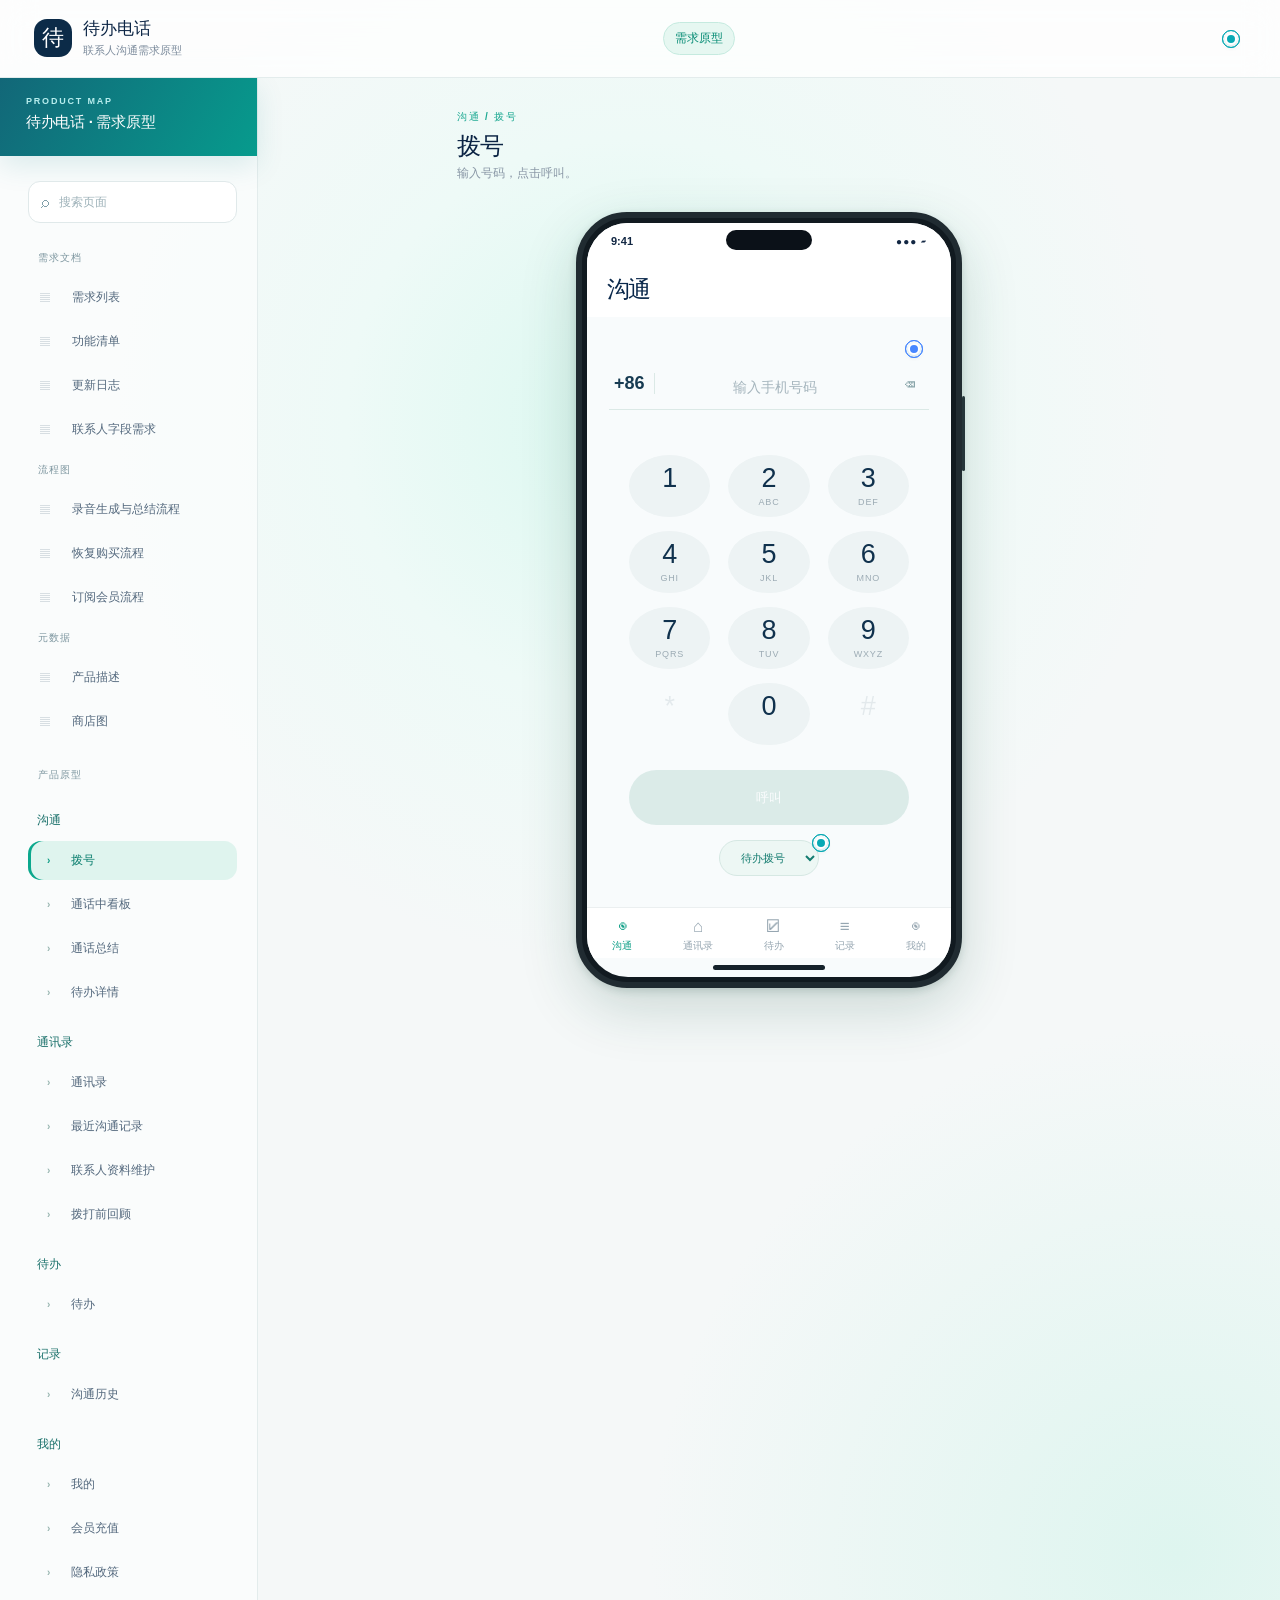
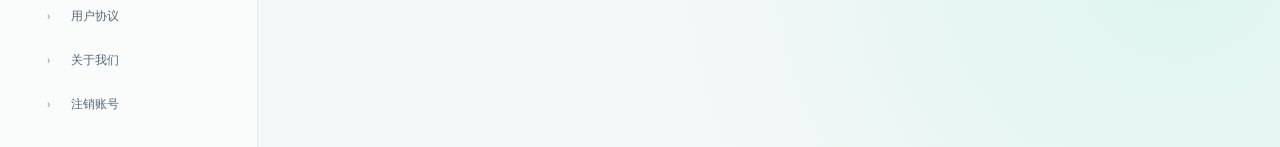
<file: 原型/index.html>
<!doctype html>
<html lang="zh-CN">
<head>
  <meta charset="utf-8">
  <meta name="viewport" content="width=device-width, initial-scale=1">
  <meta name="theme-color" content="#edf7f5">
  <title>待办电话 · 联系人沟通需求原型</title>
  <link rel="stylesheet" href="styles.css">
</head>
<body>
  <div class="shell">
    <header class="workspace-header">
      <div class="brand-lockup"><span class="brand-mark" aria-hidden="true">待</span><div><strong>待办电话</strong><small>联系人沟通需求原型</small></div></div>
      <div class="header-meta"><span class="meta-pill">需求原型</span></div>
      <button class="mobile-spec-toggle module-link" type="button" data-action="toggle-spec" aria-label="展开或收起模块说明" aria-controls="spec-panel" aria-expanded="false"><span class="annotation-dot" aria-hidden="true"></span></button>
    </header>

    <div class="workspace-grid">
      <aside class="journey" aria-label="原型导航">
        <div class="doc-brand"><span>PRODUCT MAP</span><strong>待办电话 · 需求原型</strong></div>
        <nav id="journey-nav" class="journey-nav" aria-label="页面导航"></nav>
      </aside>

      <main class="stage" id="main-content">
        <div class="stage-header"><div><span class="eyebrow" id="stage-kicker">沟通 / 拨号</span><h2 id="stage-title">拨号</h2><p id="stage-description">输入号码，点击呼叫。</p></div></div>
        <div id="document-content" class="document-content" aria-live="polite"></div>
        <div id="workspace-state-tabs" class="workspace-state-tabs-host" aria-label="原型状态切换"></div>
        <div class="phone-wrap"><div class="phone-frame"><div class="phone-screen"><div class="phone-status" aria-hidden="true"><span>9:41</span><span class="dynamic-island"></span><span class="status-icons">●●● ▰</span></div><div id="phone-content" class="phone-content"></div><div class="home-indicator" aria-hidden="true"></div></div></div></div>
      </main>

      <aside class="spec-panel" id="spec-panel" aria-hidden="true" inert aria-label="需求说明面板"><div class="spec-top"><div><span class="eyebrow">REQUIREMENT NOTES</span><h2>模块需求说明</h2></div><button type="button" class="spec-close" data-action="close-spec" aria-label="关闭需求说明">×</button></div><p class="spec-hint">内容取自《docs/产品需求/需求说明.md》，并按页面映射到界面模块。</p><div id="spec-module-list" class="spec-module-list"></div><div id="spec-detail" class="spec-detail"></div><div class="spec-footer">产品规格草案 · 未定能力保留“待确认”标记</div></aside>
    </div>
  </div>
  <div id="modal-root"></div>
  <div id="toast" class="toast" role="status" aria-live="polite"></div>
  <script src="requirements-data.js"></script>
  <script src="app.js"></script>
</body>
</html>
</file>
<file: 原型/styles.css>
:root{font-family:-apple-system,BlinkMacSystemFont,"PingFang SC","Hiragino Sans GB","Microsoft YaHei",sans-serif;color:#0b2444;background:#f4f8f8;font-synthesis:none}*{box-sizing:border-box}body{margin:0}button,input,textarea,select{font:inherit}button{cursor:pointer}button:focus-visible,input:focus-visible,textarea:focus-visible,select:focus-visible{outline:3px solid #79d8c4;outline-offset:2px}button:disabled{opacity:.35;cursor:not-allowed}.shell{min-height:100vh;background:radial-gradient(circle at 49% 24%,#dbf8f0 0,#eefaf7 19%,transparent 37%),radial-gradient(circle at 92% 89%,#def5ef 0,transparent 27%),#f5f8f8}.workspace-header{height:78px;display:flex;align-items:center;justify-content:space-between;padding:0 34px;border-bottom:1px solid #e3ecec;background:#ffffffbd;backdrop-filter:blur(16px)}.brand-lockup{display:flex;gap:11px;align-items:center}.brand-mark{display:grid;place-items:center;width:38px;height:38px;border-radius:13px;background:#0c2b48;color:#fff;font-size:22px;font-weight:800}.brand-lockup strong{display:block;font-size:17px;line-height:1.2}.brand-lockup small{display:block;margin-top:3px;color:#7b8a9b;font-size:11px}.header-meta{display:flex;align-items:center;gap:13px;color:#8d9aa8;font-size:12px}.meta-pill{border:1px solid #c5eadf;background:#e6f7f1;border-radius:100px;padding:7px 11px;color:#078c75;font-weight:700}.workspace-grid{display:grid;grid-template-columns:258px minmax(390px,1fr) 330px;min-height:calc(100vh - 78px)}.journey{display:flex;flex-direction:column;padding:35px 20px 23px 28px;border-right:1px solid #e3ecec;background:#ffffff91}.eyebrow{font-size:10px;letter-spacing:.17em;font-weight:800;color:#1aa891}.journey-intro h1{font-size:27px;line-height:1.32;letter-spacing:-.04em;margin:14px 0 10px;color:#082347}.journey-intro p{font-size:12px;line-height:1.7;color:#7c8b9a;margin:0 0 30px}.journey-nav{display:flex;flex-direction:column;gap:5px}.nav-group{margin:16px 12px 8px;font-size:10px;color:#9daab7;font-weight:800;letter-spacing:.11em}.nav-item{width:100%;border:0;background:transparent;border-radius:13px;color:#53687d;text-align:left;padding:11px 12px;display:flex;align-items:center;gap:12px;font-size:12px;font-weight:650}.nav-item:hover{background:#edf6f3}.nav-item.active{color:#087d6d;background:#dff4ee;box-shadow:inset 3px 0 #0ba88d}.nav-num{font-size:10px;color:#a4b2bc;width:20px}.nav-item.active .nav-num{color:#0b9a83}.journey-note{margin-top:auto;display:flex;align-items:flex-start;gap:9px;background:#eef8f5;border:1px solid #dcefe9;border-radius:14px;padding:12px;color:#657f7d;font-size:11px;line-height:1.6}.note-dot{flex:none;width:6px;height:6px;margin-top:5px;background:#20b69c;border-radius:50%}.stage{min-width:0;display:flex;flex-direction:column;align-items:center;padding:28px 18px 22px}.stage-header{width:min(100%,624px);display:flex;justify-content:space-between;align-items:flex-end;margin-bottom:19px}.stage-header h2{margin:6px 0 3px;font-size:24px;letter-spacing:-.03em}.stage-header p{margin:0;color:#8896a5;font-size:12px}.stage-counter{color:#b4c0c8;font-weight:750;font-size:12px}.phone-wrap{width:100%;display:flex;justify-content:center}.phone-frame{width:386px;height:776px;border:6px solid #202b31;border-radius:51px;padding:5px;background:#111a20;box-shadow:0 20px 56px #154e4230,0 3px 8px #173e3429;position:relative}.phone-frame:before{content:"";position:absolute;right:-9px;top:178px;width:3px;height:75px;border-radius:2px;background:#25353a}.phone-screen{height:100%;border-radius:41px;background:#f8fbfc;overflow:hidden;display:flex;flex-direction:column;position:relative}.phone-status{height:36px;flex:none;display:flex;align-items:center;justify-content:space-between;padding:0 24px;background:#fff;color:#122743;font-size:11px;font-weight:800}.dynamic-island{position:absolute;left:50%;top:7px;transform:translateX(-50%);width:86px;height:20px;border-radius:14px;background:#0b1118}.status-icons{letter-spacing:1px;font-size:10px}.phone-content{overflow:auto;scrollbar-width:none;flex:1}.phone-content::-webkit-scrollbar{display:none}.home-indicator{flex:none;width:112px;height:5px;background:#16222b;border-radius:6px;margin:7px auto 7px}.stage-foot{width:min(100%,624px);display:flex;justify-content:space-between;align-items:center;margin-top:17px;color:#95a4af;font-size:11px}.stage-foot>div{display:flex;gap:8px}.stage-arrow{width:36px;height:34px;border-radius:10px;border:1px solid #dce9e6;background:#fff;color:#1e695d;font-size:17px}.stage-arrow:hover{background:#e9f6f2}.spec-panel{height:calc(100vh - 78px);position:sticky;top:0;overflow:auto;padding:31px 22px 20px;border-left:1px solid #e1ece9;background:#fff}.spec-top{display:flex;justify-content:space-between;align-items:start}.spec-top h2{font-size:19px;margin:6px 0}.spec-close{display:none}.spec-hint{margin:3px 0 17px;font-size:11px;color:#95a2af;line-height:1.6}.spec-module-list{display:flex;flex-wrap:wrap;gap:6px;margin-bottom:19px}.spec-chip{border:1px solid #e3eceb;background:#f6f9f9;color:#64798b;border-radius:100px;padding:7px 10px;font-size:10px;font-weight:700}.spec-chip.active{border-color:#85dbca;background:#e3f7f1;color:#078873}.spec-detail{border:1px solid #e2eceb;border-radius:18px;padding:17px;background:#fbfdfd}.spec-detail h3{margin:0 0 4px;font-size:15px}.spec-key{font-size:10px;color:#a6b6bb}.spec-row{padding:11px 0;border-top:1px solid #eaf0ef}.spec-row:first-of-type{margin-top:12px}.spec-label{font-size:10px;letter-spacing:.05em;color:#18a48c;font-weight:800}.spec-value{font-size:11px;line-height:1.7;color:#597085;margin:4px 0 0}.spec-footer{font-size:10px;color:#9aa9b1;text-align:center;margin-top:17px}.mobile-spec-toggle{display:none}

/* Phone UI */
.app-header{display:flex;align-items:center;justify-content:space-between;padding:15px 20px 12px;background:#fff}.app-header h2{font-size:23px;letter-spacing:-.07em;margin:0;color:#09274a}.app-header .small-title{font-size:17px;letter-spacing:0}.head-actions{display:flex;align-items:center;gap:7px}.icon-button{display:grid;place-items:center;width:31px;height:31px;border-radius:50%;border:0;background:#f1f5f7;color:#163a53;font-size:16px}.back-button{border:0;background:transparent;color:#193853;padding:0 9px 0 0;font-size:24px;line-height:1}.app-body{padding:14px 16px 84px}.app-body.no-footer{padding-bottom:22px}.overline{color:#11a58e;font-size:10px;letter-spacing:.13em;font-weight:800}.page-title{margin:6px 0 5px;font-size:22px;line-height:1.25;letter-spacing:-.04em}.page-desc{font-size:11px;line-height:1.6;color:#8a9aa9;margin:0 0 17px}.card{background:#fff;border:1px solid #edf1f2;border-radius:18px;padding:15px;margin-bottom:11px;box-shadow:0 5px 17px #183a4c09}.card-tint{background:#e9f8f3;border-color:#d8f3e9}.card-blue{background:#eff6fb;border-color:#e0edf4}.card-dark{background:#0e2b46;border-color:#0e2b46;color:#fff}.card-title-row{display:flex;justify-content:space-between;align-items:center;gap:8px;margin-bottom:10px}.card-title{font-size:12px;font-weight:800;color:#12314e}.card-dark .card-title{color:#fff}.module-link{border:0;background:transparent;color:#0b9d85;font-size:10px;font-weight:750;padding:2px 0;white-space:nowrap}.card-dark .module-link{color:#7de4d0}.text-muted{color:#8798a7}.small{font-size:10px}.body-copy{font-size:11px;line-height:1.65;color:#4d6477}.body-copy p{margin:5px 0}.person-row{display:flex;align-items:center;gap:10px}.avatar{width:42px;height:42px;border-radius:15px;display:grid;place-items:center;background:#d9ecf7;color:#1c5671;font-size:17px;font-weight:800;flex:none}.avatar.mint{background:#d6f3e9;color:#068f79}.person-info{min-width:0;flex:1}.person-info strong{display:block;font-size:13px}.person-info span{display:block;color:#8e9eaa;font-size:10px;margin-top:4px}.tag-row{display:flex;gap:5px;flex-wrap:wrap;margin-top:11px}.tag{border-radius:6px;background:#edf6f5;color:#168f7e;padding:5px 7px;font-size:9px;font-weight:700}.tag.gray{background:#f1f4f6;color:#71859b}.tag.amber{background:#fff2e5;color:#b9722e}.tag.blue{background:#eaf3fb;color:#5080aa}.app-search{display:flex;align-items:center;gap:8px;border-radius:11px;background:#f0f4f6;padding:0 11px;height:37px;color:#8498a7;margin-bottom:15px}.app-search input{border:0;outline:0;background:transparent;min-width:0;width:100%;font-size:11px;color:#17314d}.section-label{font-size:10px;color:#96a8b3;font-weight:750;margin:18px 2px 8px}.list-button{width:100%;text-align:left;border:1px solid #edf1f2;background:#fff;padding:13px;border-radius:15px;margin-bottom:8px;display:flex;align-items:center;gap:10px;color:#0d2c48}.list-button:hover,.select-card:hover{border-color:#9ee2d5;background:#f5fcf9}.list-main{min-width:0;flex:1}.list-main strong{font-size:12px}.list-main small{display:block;margin-top:5px;color:#94a3af;font-size:10px}.chevron{color:#a0b1ba;font-size:18px}.bottom-bar{position:sticky;bottom:0;background:linear-gradient(180deg,#f8fbfc00 0,#f8fbfc 21%);padding:19px 16px 13px;margin-top:-70px}.primary-button{display:block;width:100%;border:0;border-radius:11px;background:#0aa88e;color:white;font-size:12px;font-weight:800;min-height:41px;box-shadow:0 7px 15px #0aa88e27}.primary-button:hover{background:#088e7a}.secondary-button{border:1px solid #cfe8e2;background:#f5fcf9;color:#088c77;border-radius:10px;padding:8px 12px;font-size:11px;font-weight:750}.ghost-button{border:0;background:transparent;color:#078e7a;padding:6px 0;font-size:10px;font-weight:750}.micro-button{border:1px solid #dcece8;background:#fff;border-radius:9px;padding:7px 9px;color:#178b78;font-size:10px;font-weight:750}.button-row{display:flex;gap:7px;margin-top:11px}.button-row>*{flex:1}.info-row{display:flex;justify-content:space-between;gap:12px;padding:7px 0;border-bottom:1px solid #f0f3f4;font-size:10px}.info-row:last-child{border-bottom:0}.info-row span:first-child{color:#9ba9b6}.info-row strong{font-weight:650;text-align:right}.quote{border-left:3px solid #59ccb7;background:#f4faf8;padding:10px 11px;border-radius:0 9px 9px 0;font-size:11px;line-height:1.6;color:#23475e;margin:8px 0}.source{font-size:9px;color:#7f9b9e;margin-top:6px}.bullet-list{list-style:none;padding:0;margin:5px 0}.bullet-list li{position:relative;padding-left:14px;margin:8px 0;color:#4a6376;font-size:11px;line-height:1.55}.bullet-list li:before{content:"";position:absolute;left:0;top:6px;width:5px;height:5px;border-radius:50%;background:#20af98}.step-label{display:inline-flex;gap:6px;align-items:center;border-radius:100px;background:#e6f6f0;color:#108c76;padding:6px 9px;font-size:10px;font-weight:750}.warning-note{padding:10px 12px;background:#fff8ec;color:#a16f3d;font-size:10px;line-height:1.65;border-radius:11px;margin:8px 0 12px}.light-note{padding:10px 12px;background:#edf6f5;color:#668481;font-size:10px;line-height:1.65;border-radius:11px;margin:8px 0 12px}.call-top{background:linear-gradient(155deg,#0c293f,#153e4d);color:#fff;padding:16px 19px 20px}.call-top .person-row{margin:12px 0 16px}.call-top .avatar{background:#58c9b4;color:#fff;border-radius:50%;width:48px;height:48px}.call-top .person-info span{color:#a8c9cf}.call-top .person-info strong{font-size:17px}.call-controls{display:flex;gap:9px}.call-control{flex:1;text-align:center;background:#ffffff1b;border:1px solid #ffffff22;border-radius:12px;padding:10px 2px;color:#fff;font-size:10px}.call-control strong{display:block;font-size:17px;margin-bottom:4px}.call-control.end{background:#e95958}.call-board{margin-top:-9px;border-radius:20px 20px 0 0;background:#f8fbfc;position:relative;padding-top:14px}.board-grip{width:34px;height:4px;border-radius:5px;background:#c2d1d4;margin:0 auto 14px}.tab-row{display:flex;border-bottom:1px solid #edf2f3;background:#fff;padding:0 12px}.tab-button{flex:1;border:0;background:transparent;padding:11px 4px;color:#8a9aab;font-size:10px;font-weight:700;white-space:nowrap}.tab-button.active{color:#0c9a83;box-shadow:inset 0 -2px #0aa88e}.transcript-line{display:flex;gap:9px;padding:9px 0;border-bottom:1px solid #f0f3f4;font-size:10px;line-height:1.55;color:#536d7d}.transcript-line:last-child{border-bottom:0}.timestamp{color:#14a58c;min-width:30px;font-size:9px}.speaker{font-weight:800;color:#0c3150}.mini-timeline{display:flex;gap:4px;align-items:center;justify-content:space-between;margin:14px 0}.mini-timeline>span{width:31%;text-align:center;position:relative;font-size:9px;color:#7e929b}.mini-timeline>span:before{content:"";display:block;margin:0 auto 5px;width:11px;height:11px;border-radius:50%;background:#24b699;box-shadow:0 0 0 4px #e4f6ef}.mini-timeline>span:nth-child(2):before{background:#ebb06b;box-shadow:0 0 0 4px #fff5e9}.progress-track{height:4px;background:#dce9e7;border-radius:100px;position:relative;margin:13px 15px -19px}.progress-track:before{content:"";position:absolute;width:64%;height:100%;background:#65cebb;border-radius:100px}.check-circle{width:20px;height:20px;flex:none;border:2px solid #c5d4da;border-radius:50%;display:grid;place-items:center;font-size:12px;color:#fff}.check-circle.done{border-color:#0ba98e;background:#0ba98e}.task-row{display:flex;align-items:flex-start;gap:8px;padding:9px 0;border-bottom:1px solid #edf2f2}.task-row:last-child{border-bottom:0}.task-row strong{font-size:11px}.task-row small{display:block;color:#98a8af;font-size:9px;margin-top:4px}.task-row button{border:0;background:transparent;text-align:left;padding:0;flex:1;color:#12314e}.task-row.complete strong{text-decoration:line-through;color:#94a5aa}.select-card{display:block;width:100%;text-align:left;border:1px solid #e6eeee;background:#fff;border-radius:14px;padding:13px;margin-bottom:8px;color:#163651}.select-card.selected{border-color:#27b59c;background:#edfaf5}.select-card strong{display:block;font-size:12px}.select-card span{display:block;margin-top:5px;color:#91a2ae;font-size:10px;line-height:1.5}.field-label{display:block;color:#6e8395;font-size:10px;font-weight:750;margin:11px 0 5px}.input-field{width:100%;border:1px solid #dbe9e7;background:#fff;border-radius:9px;padding:9px;font-size:11px;color:#15354d;resize:vertical}.empty-state{text-align:center;padding:24px 13px;color:#90a1ac;font-size:11px}.empty-state strong{display:block;color:#315267;font-size:12px;margin-bottom:5px}.empty-state .empty-icon{display:block;font-size:26px;color:#62c8b5;margin-bottom:7px}.record-date{color:#869ca9;font-size:10px;margin:14px 0 7px}.record-card{cursor:pointer}.record-card:hover{border-color:#a1dfd3}.record-card p{font-size:11px;line-height:1.6;color:#456176;margin:9px 0 2px}.compact-row{display:flex;align-items:center;justify-content:space-between;gap:6px}.stepper{display:flex;justify-content:space-between;position:relative;margin:16px 0 11px}.stepper:before{content:"";position:absolute;top:8px;left:14px;right:14px;height:2px;background:#dcebe8}.stepper span{position:relative;z-index:1;text-align:center;width:20%;font-size:8px;color:#93a4b0}.stepper i{display:block;width:16px;height:16px;border-radius:50%;background:#dce7e8;margin:0 auto 6px;border:3px solid white;box-shadow:0 0 0 1px #dce7e8}.stepper .passed i{background:#12ad94;box-shadow:0 0 0 1px #12ad94}.stepper .current{color:#0f8e7a;font-weight:800}.stepper .current i{background:#fff;box-shadow:0 0 0 2px #12ad94}.privacy-check{display:flex;align-items:flex-start;gap:8px;font-size:10px;line-height:1.55;color:#4c6574}.privacy-check input{accent-color:#0aa88e;margin-top:1px}.mini-link{color:#159d86;text-decoration:none}.app-footer-tabs{display:flex;justify-content:space-around;background:#fff;border-top:1px solid #ebeff0;padding:8px 0 4px}.app-footer-tabs button{border:0;background:transparent;color:#96a6b1;font-size:10px;font-weight:700}.app-footer-tabs button.active{color:#0e9f87}.app-footer-tabs span{display:block;font-size:17px;margin-bottom:2px}.phone-screen.with-tabs .phone-content{display:flex;flex-direction:column}.phone-screen.with-tabs .phone-content>.app-body{flex:1;overflow:auto}.modal-backdrop{position:fixed;inset:0;background:#07243788;display:grid;place-items:center;z-index:20;padding:20px}.modal{width:min(420px,100%);background:white;border-radius:20px;padding:22px;box-shadow:0 20px 60px #08294533}.modal h2{font-size:17px;margin:0 0 5px}.modal p{font-size:11px;line-height:1.6;color:#8296a2}.modal-actions{display:flex;gap:9px;margin-top:17px}.modal-actions>*{flex:1}.toast{position:fixed;bottom:26px;left:50%;transform:translate(-50%,15px);background:#10344b;color:#fff;border-radius:10px;padding:11px 16px;font-size:12px;opacity:0;pointer-events:none;transition:.2s;z-index:30}.toast.show{opacity:1;transform:translate(-50%,0)}
@media(max-width:1180px){.workspace-grid{grid-template-columns:218px minmax(390px,1fr)}.spec-panel{position:fixed;z-index:10;right:0;top:78px;width:min(370px,100vw);box-shadow:-15px 0 45px #0b33401a;transform:translateX(102%);transition:transform .25s}.spec-panel.open{transform:translateX(0)}.spec-close,.mobile-spec-toggle{display:block}.spec-close{border:0;background:#eef7f4;border-radius:8px;color:#0c8d77;width:27px;height:27px;font-size:19px}.mobile-spec-toggle{border:1px solid #d4ebe4;background:#e9f8f2;color:#0c8d78;border-radius:9px;padding:8px 10px;font-size:11px;font-weight:700}.header-meta{margin-left:auto;margin-right:15px}}@media(max-width:720px){.workspace-header{height:60px;padding:0 13px}.brand-lockup small{display:none}.header-meta{display:none}.workspace-grid{display:flex;flex-direction:column}.journey{padding:10px 12px 3px;border-right:0;border-bottom:1px solid #e5efec}.journey-intro,.journey-note,.nav-group{display:none}.journey-nav{flex-direction:row;overflow-x:auto;scrollbar-width:none;gap:5px}.journey-nav::-webkit-scrollbar{display:none}.nav-item{width:auto;flex:none;padding:8px 10px;white-space:nowrap;font-size:10px}.nav-num{display:none}.stage{padding:14px 5px 20px}.stage-header{width:min(100%,386px);padding:0 10px;margin-bottom:12px}.stage-header h2{font-size:18px}.stage-header p{display:none}.stage-counter{font-size:10px}.phone-frame{width:min(386px,100vw - 12px);height:min(776px,calc(100dvh - 161px));min-height:530px}.stage-foot{width:min(100%,386px);padding:0 10px}.stage-foot span{display:none}.spec-panel{top:60px;height:calc(100vh - 60px)}.phone-status{height:31px}.app-body{padding-bottom:75px}}
.phone-content.tabbed{display:flex;flex-direction:column}.phone-content.tabbed>.app-body{flex:1;overflow:auto;padding-bottom:18px}.phone-content.tabbed>.app-footer-tabs{flex:none}
.dial-body{padding-top:15px;text-align:center}.dial-body .overline,.dial-body .page-title,.dial-body .page-desc{text-align:left}.dial-body .page-desc{margin-bottom:12px}.dial-contact{display:flex;align-items:center;gap:9px;width:100%;padding:9px 11px;border:1px solid #e0eeea;border-radius:13px;background:#fff;color:#0d2c48;text-align:left}.dial-contact .avatar{width:36px;height:36px;border-radius:50%;font-size:14px}.dial-contact:hover{border-color:#8adacb;background:#f4fbf8}.dial-number-box{display:flex;align-items:center;gap:6px;border-bottom:1px solid #dbe9e6;margin:8px 9px 0;padding:5px 5px 3px}.dial-number-box input{min-width:0;flex:1;text-align:center;border:0;outline:0;background:transparent;color:#0b2c49;font-size:22px;font-weight:750;letter-spacing:.06em;height:39px}.dial-number-box input::placeholder{font-size:14px;font-weight:500;letter-spacing:0;color:#a5b5bd}.dial-delete{border:0;background:transparent;color:#8aa5aa;font-size:20px;width:29px}.dial-match{height:24px;display:grid;place-items:center;color:#77928e;font-size:10px}.dial-pad{display:grid;grid-template-columns:repeat(3,1fr);gap:6px;width:min(244px,100%);margin:2px auto 9px}.dial-key{height:46px;border:0;border-radius:12px;background:#fff;color:#10314d;box-shadow:0 2px 8px #123c4509}.dial-key:hover,.dial-key:active{background:#e7f7f1}.dial-key strong{display:block;font-size:19px;line-height:1.05}.dial-key small{display:block;letter-spacing:.09em;font-size:7px;color:#9cabb4;line-height:1.25;margin-top:2px}.dial-call{height:48px;min-width:120px;padding:0 24px;border:0;border-radius:100px;background:#0ba98f;color:#fff;font-size:13px;font-weight:800;box-shadow:0 8px 18px #0ba98e30}.dial-call:hover{background:#078e79}.call-state-row{display:flex;align-items:center;justify-content:space-between}.call-active{display:flex;align-items:center;gap:6px;color:#b6eadf;font-size:10px;font-weight:750}.call-active i{width:6px;height:6px;border-radius:50%;background:#43d6a8;box-shadow:0 0 0 3px #43d6a822}.call-duration{display:flex;align-items:baseline;gap:10px;color:#a9cad0;font-size:10px;margin:0 0 12px 58px}.call-duration strong{color:#fff;font-size:18px;font-variant-numeric:tabular-nums;letter-spacing:.03em}.call-controls{gap:6px}.call-control{min-height:53px;padding:8px 2px;display:flex;flex-direction:column;align-items:center;justify-content:center;gap:4px}.call-control strong{display:block;font-size:10px;margin:0}.call-control span{font-size:8px;color:#b8d2d8}.call-control.is-on{background:#e8faf5;color:#087d6b}.call-control.is-on span{color:#328b7b}.call-control.end{background:#e95357;border-color:#e95357}.call-control.end span{color:#fff}.call-keypad-modal .dial-pad{width:min(240px,100%);margin:15px auto}.call-keypad-modal .dial-key{height:42px;border:1px solid #ecf2f1}.incall-digit-display{text-align:center;border:1px solid #e3eceb;border-radius:10px;padding:11px;font-size:19px;font-weight:700;color:#14354e;min-height:47px}
.call-top .module-link{color:#8cebd6}
.shell:has(.document-mode) .mobile-spec-toggle{display:none}

/* Requirements and history document views */
.doc-brand{display:flex;flex-direction:column;gap:7px;margin:-35px -20px 25px -28px;padding:18px 26px 19px;min-height:78px;background:linear-gradient(120deg,#126778,#079b8d);color:#fff;box-shadow:0 10px 28px #0a7b7d20}.doc-brand span{font-size:9px;font-weight:800;letter-spacing:.2em;color:#b8eeee}.doc-brand strong{font-size:15px;letter-spacing:-.02em}.nav-search{display:flex;align-items:center;gap:8px;min-height:42px;margin:0 0 14px;padding:0 12px;border:1px solid #e0e9ea;border-radius:12px;background:#fff;color:#81a0aa}.nav-search input{width:100%;min-width:0;border:0;outline:0;background:transparent;color:#183b4b;font-size:12px}.nav-search input::placeholder{color:#9eb2b9}.nav-doc-heading,.nav-flow-heading{margin:9px 10px 8px;color:#7e97a0;font-size:10px;font-weight:800;letter-spacing:.11em}.nav-flow-heading{margin-top:22px}.doc-nav-item{background:#f0edfb;color:#6557a6}.doc-nav-item:hover{background:#e9e3fa}.doc-nav-item.active{background:#e1f5f1;color:#087d78}.nav-no-results{padding:15px 10px;color:#849aa3;font-size:11px}.document-content{display:none}.workspace-grid.document-mode{grid-template-columns:258px minmax(0,1fr);background:radial-gradient(circle at 42% 4%,#d9f3f0,transparent 42%),#eaf6f5}.workspace-grid.document-mode .journey{padding-top:35px;background:#f7fcfb}.workspace-grid.document-mode .journey-intro,.workspace-grid.document-mode .journey-note,.workspace-grid.document-mode .stage-header,.workspace-grid.document-mode .phone-wrap,.workspace-grid.document-mode .stage-foot,.workspace-grid.document-mode .spec-panel{display:none}.workspace-grid.document-mode .stage{display:block;padding:22px 22px 28px;min-width:0}.workspace-grid.document-mode .document-content{display:block;width:100%;min-height:calc(100vh - 128px)}.doc-card{width:100%;min-height:calc(100vh - 122px);padding:39px 39px 34px;border:1px solid #edf2f1;border-radius:28px;background:#fff;box-shadow:0 15px 42px #1d667613}.doc-eyebrow{color:#007e8c;font-size:11px;font-weight:850;letter-spacing:.16em}.doc-card h1{margin:10px 0 9px;color:#11323b;font-size:31px;line-height:1.2;letter-spacing:-.04em}.doc-lead{margin:0;color:#6d8791;font-size:14px;line-height:1.65}.doc-badges{display:flex;flex-wrap:wrap;gap:8px;margin:25px 0 22px}.doc-badges span{padding:7px 11px;border-radius:100px;background:#e5f5f5;color:#067b88;font-size:11px;font-weight:800}.doc-toolbar{display:flex;justify-content:space-between;align-items:center;gap:12px;margin:28px 0 12px}.doc-search{display:flex;align-items:center;gap:8px;width:min(365px,100%);height:39px;padding:0 11px;border:1px solid #dce9e9;border-radius:10px;color:#7b9aa3;background:#fff}.doc-search input{min-width:0;width:100%;border:0;outline:0;color:#183744;background:transparent;font-size:12px}.doc-filter-label{display:flex;align-items:center;gap:8px;color:#67818a;font-size:11px;font-weight:700;white-space:nowrap}.doc-filter-label select{min-width:116px;padding:8px 26px 8px 10px;border:1px solid #dce9e9;border-radius:9px;background:#f8fbfb;color:#164652;font-size:11px}.doc-result-count{margin:0 0 9px;color:#91a5aa;font-size:10px}.doc-table-wrap{width:100%;overflow:auto;border:1px solid #e0e9e9;border-radius:20px;box-shadow:0 10px 27px #123f4d08}.doc-table{width:100%;border-collapse:collapse;text-align:left;min-width:960px;table-layout:fixed}.doc-table th{padding:16px 14px;background:#f0f7f7;color:#57757d;font-size:11px;font-weight:800;white-space:nowrap}.doc-table td{padding:16px 14px;border-top:1px solid #e9eff0;color:#38525c;font-size:12px;line-height:1.55;vertical-align:middle}.doc-table tbody tr:hover{background:#f8fcfb}.doc-table th:nth-child(1),.doc-table td:nth-child(1){width:7%}.doc-table th:nth-child(2),.doc-table td:nth-child(2){width:24%}.doc-table th:nth-child(3),.doc-table td:nth-child(3){width:45%}.doc-table th:nth-child(4),.doc-table td:nth-child(4){width:12%}.doc-table th:nth-child(5),.doc-table td:nth-child(5){width:12%}.doc-index{color:#8fa6ac!important;font-variant-numeric:tabular-nums}.doc-name strong{display:block;color:#183b46;font-weight:800}.doc-name small{display:block;margin-top:4px;color:#9baeb2;font-size:10px}.doc-description{color:#465d65!important}.doc-category{display:inline-block;padding:5px 7px;border-radius:7px;background:#f0f6f5;color:#537f7c;font-size:10px;font-weight:700;white-space:nowrap}.doc-row-link{border:0;background:transparent;padding:5px 0;color:#008c81;font-size:11px;font-weight:800;white-space:nowrap}.doc-row-link:hover{text-decoration:underline}.doc-muted,.doc-empty{color:#9aabb0!important}.doc-empty{text-align:center;padding:32px!important}.doc-footnote{margin:15px 2px 0;color:#98a9af;font-size:10px;line-height:1.6}.changelog-table th:nth-child(1),.changelog-table td:nth-child(1){width:14%}.changelog-table th:nth-child(2),.changelog-table td:nth-child(2){width:14%}.changelog-table th:nth-child(3),.changelog-table td:nth-child(3){width:10%}.changelog-table th:nth-child(4),.changelog-table td:nth-child(4){width:43%}.changelog-table th:nth-child(5),.changelog-table td:nth-child(5){width:19%}.doc-date{font-variant-numeric:tabular-nums}.doc-version{color:#007f8b!important;font-weight:800}.doc-type{display:inline-block;padding:5px 8px;border-radius:100px;font-size:10px;font-weight:800}.doc-type.added{background:#eee9ff;color:#7657bb}.doc-type.changed{background:#e7f5f2;color:#158677}.doc-related{color:#68828b!important}
@media(max-width:1180px){.workspace-grid.document-mode{grid-template-columns:218px minmax(0,1fr)}.doc-card{padding:30px 27px}}
@media(max-width:720px){.doc-brand,.nav-search,.nav-doc-heading,.nav-flow-heading,.nav-no-results{display:none}.workspace-grid.document-mode{display:flex;flex-direction:column}.workspace-grid.document-mode .journey{padding:10px 12px 3px}.workspace-grid.document-mode .stage{padding:14px 10px 24px}.workspace-grid.document-mode .document-content{min-height:0}.doc-card{min-height:calc(100vh - 120px);padding:25px 18px 30px;border-radius:20px}.doc-card h1{font-size:25px}.doc-lead{font-size:12px}.doc-badges{margin:20px 0}.doc-toolbar{align-items:stretch;flex-direction:column;margin-top:21px}.doc-search{width:100%}.doc-filter-label{justify-content:space-between}.doc-table{min-width:720px}.doc-table th,.doc-table td{padding:12px 11px}.doc-table-wrap{border-radius:13px}}
@media(prefers-reduced-motion:reduce){*{scroll-behavior:auto!important;transition:none!important;animation:none!important}}

/* Communication tab: focused dial keypad */
.dial-body{display:flex;flex-direction:column;justify-content:center;align-items:center;padding:22px 22px 28px!important}.dial-body .dial-number-box{width:100%;margin:0 0 27px;min-height:54px}.dial-body .dial-pad{width:min(280px,100%);gap:14px 18px;margin:0 auto}.dial-body .dial-key{height:62px;border-radius:50%;box-shadow:none;background:#edf3f4}.dial-body .dial-key strong{font-size:27px;font-weight:500}.dial-body .dial-key small{font-size:9px;margin-top:4px}.dial-body .dial-call{margin:25px auto 0;height:55px;min-width:146px}.dial-body .dial-number-box input{font-size:25px}
@media(max-width:720px){.dial-body{padding:16px 25px 20px!important}.dial-body .dial-pad{gap:10px 18px}.dial-body .dial-key{height:55px}.dial-body .dial-number-box{margin-bottom:18px}.dial-body .dial-call{margin-top:18px}}

.contacts-tabs{flex:none}.contacts-tabs .tab-button{font-size:12px;padding:14px 5px}.contacts-tabs .tab-button.active{font-weight:800}

.metadata-top{display:flex;justify-content:space-between;align-items:center;gap:18px;margin-bottom:16px}.metadata-actions{display:flex;align-items:center;gap:16px}.metadata-actions a{color:#008c81;text-decoration:none;font-size:11px;font-weight:700}.metadata-actions a:hover{text-decoration:underline}.markdown-content{color:#38525c;font-size:14px;line-height:1.9;overflow-wrap:anywhere}.markdown-content h1{margin:12px 0 28px}.markdown-content h2{margin:32px 0 13px;padding-top:24px;border-top:1px solid #e4efed;font-size:19px;color:#123b43;line-height:1.5}.markdown-content h3{margin:26px 0 10px;font-size:15px;color:#127c76}.markdown-content p{margin:12px 0;white-space:pre-line}.markdown-content ul,.markdown-content ol{padding-left:23px;margin:12px 0}.markdown-content li{padding-left:4px;margin:11px 0}.markdown-content li::marker{color:#0c9d8d}.markdown-content strong{color:#183c44;font-weight:750}.metadata-retry{margin-top:20px}@media(max-width:720px){.metadata-top{align-items:flex-start;flex-direction:column}.metadata-actions{width:100%;justify-content:space-between}.markdown-content{font-size:13px}.markdown-content h2{font-size:17px;margin-top:24px;padding-top:20px}}

.store-card .metadata-top{margin-bottom:0}.store-section{margin-top:35px}.store-section-heading{display:flex;align-items:center;gap:10px;margin-bottom:17px}.store-section-heading h2{margin:0;font-size:19px;color:#183c44}.store-section-heading span{font-size:10px;color:#078b7e;background:#e5f5ef;padding:5px 8px;border-radius:100px}.store-grid{display:grid;grid-template-columns:repeat(3,minmax(0,1fr));gap:22px 18px}.store-image{margin:0;min-width:0}.store-image-button{position:relative;display:block;width:100%;border:1px solid #e0ebe8;border-radius:16px;padding:0;overflow:hidden;background:#f1f7f5;transition:box-shadow .2s}.store-image-button:hover{box-shadow:0 8px 22px #12665720}.store-image img{display:block;width:100%;height:auto}.store-image figcaption{padding:11px 3px;color:#506f79;font-size:12px;font-weight:700}.store-overview{grid-column:1/-1;order:-1}.store-zoom{position:absolute;right:9px;bottom:9px;padding:7px 9px;border-radius:8px;background:#ffffffed;color:#157e75;font-size:10px;font-weight:750;box-shadow:0 2px 12px #143f4d10}.store-preview-backdrop{z-index:25;padding:20px;background:#08242ee6}.store-preview{display:flex;flex-direction:column;width:min(1200px,100%);max-height:92dvh;min-height:0;padding:17px;border-radius:18px;background:#f8fcfb;box-shadow:0 16px 60px #0005}.store-preview-heading{display:flex;justify-content:space-between;align-items:center;gap:12px;flex:none;margin-bottom:14px}.store-preview-heading h2{font-size:14px;margin:0;color:#173d45}.store-preview-heading>div{display:flex;align-items:center;gap:13px}.store-preview-heading a{color:#078d7e;text-decoration:none;font-size:11px;white-space:nowrap}.store-preview>img{display:block;max-width:100%;min-height:0;object-fit:contain}@media(max-width:1180px){.store-grid{grid-template-columns:repeat(2,minmax(0,1fr))}}@media(max-width:720px){.store-grid{gap:18px 12px}.store-image-button{border-radius:11px}.store-image figcaption{font-size:10px;line-height:1.5}.store-zoom{font-size:9px;padding:5px 6px;right:5px;bottom:5px}.store-section{margin-top:27px}.store-preview-backdrop{padding:10px}.store-preview{padding:12px}.store-preview-heading h2{font-size:12px}.store-preview-heading>div{gap:7px}}

.nav-tab-heading{margin:17px 9px 7px;color:#1b716b;font-size:12px;letter-spacing:0}.nav-child{padding-left:19px}.nav-child .nav-num{width:12px;color:#97b5b0}@media(max-width:720px){.nav-child{padding-left:10px}}

.doc-tabs{display:flex;gap:6px;border-bottom:1px solid #deebe8;margin:18px 0 25px;overflow:auto}.doc-tab{display:flex;align-items:center;gap:8px;flex:none;border:0;background:transparent;padding:13px 18px;color:#7d929b;font-size:13px;font-weight:750;box-shadow:inset 0 -2px transparent}.doc-tab.active{color:#008d7b;box-shadow:inset 0 -2px #0aa88e;background:#f2faf7}.doc-tab span{padding:2px 6px;border-radius:100px;background:#e8f2ef;font-size:10px}.store-tab-grid{margin-top:22px}.metadata-card #metadata-panel .markdown-content h1{font-size:22px;margin:0 0 20px}@media(max-width:720px){.doc-tab{padding:12px 14px;font-size:12px}.metadata-card #metadata-panel .markdown-content h1{font-size:19px}}

.changelog-table th:nth-child(1),.changelog-table td:nth-child(1){width:14%}.changelog-table th:nth-child(2),.changelog-table td:nth-child(2){width:10%}.changelog-table th:nth-child(3),.changelog-table td:nth-child(3){width:43%}.changelog-table th:nth-child(4),.changelog-table td:nth-child(4){width:19%}.changelog-table th:nth-child(5),.changelog-table td:nth-child(5){width:14%}

.information-content{font-size:13px;line-height:1.8;color:#59747d;overflow-wrap:anywhere}.information-content>h1{margin-bottom:15px}.information-content>p{margin-bottom:30px}.ia-section{margin:25px 0;padding:22px 24px;border:1px solid #e0ece9;border-radius:17px;background:#fbfdfc}.ia-section h2{font-size:18px;margin:0 0 18px;color:#163f45}.ia-section p{margin:12px 0}.ia-tree ul{list-style:none;margin:0;padding-left:23px}.ia-tree>ul{padding-left:0}.ia-tree li{position:relative;padding:5px 0 5px 15px;border-left:1px solid #cfe4df}.ia-tree li:before{content:"";position:absolute;left:0;top:20px;width:10px;border-top:1px solid #cfe4df}.ia-tree summary{cursor:pointer;color:#31575f;padding:2px 0;line-height:1.8}.ia-tree summary strong{font-weight:800;color:#0c7d70}.ia-tree .ia-leaf{padding:2px 0;color:#6c858d}.ia-tree code,.information-content p code{background:#edf3f2;border-radius:5px;padding:2px 5px;color:#567579;font-size:10px;word-break:break-word}.ia-page-link{display:inline-flex;align-items:center;gap:8px;max-width:100%;border:0;background:#e9f5f0;padding:4px 9px;border-radius:7px;color:#087f70;font-size:12px;font-weight:750;text-align:left}.ia-page-link:hover{background:#d9efe7}.ia-page-link span{color:#69aa9b;font-size:10px}@media(max-width:720px){.ia-section{padding:17px 12px}.ia-tree ul{padding-left:13px}.ia-tree li{padding-left:10px}.ia-tree li:before{width:6px}.information-content{font-size:12px}.ia-section h2{font-size:16px}}

.fields-table-wrap{overflow:auto;width:100%;border:1px solid #e0eae8;border-radius:13px;margin:18px 0 28px}.fields-table{border-collapse:collapse;width:100%;min-width:960px;table-layout:fixed;text-align:left;font-size:12px;line-height:1.8}.fields-table th{background:#edf6f3;color:#317366;font-size:11px;font-weight:800;padding:13px 14px}.fields-table td{padding:14px;border-top:1px solid #e6eeeb;vertical-align:top;color:#58717b}.fields-table th:nth-child(1){width:14%}.fields-table th:nth-child(2){width:13%}.fields-table th:nth-child(3){width:12%}.fields-table th:nth-child(4){width:16%}.fields-table th:nth-child(5){width:30%}.fields-table th:nth-child(6){width:15%}.fields-table td:first-child{font-weight:750;color:#254e58}.fields-table tbody tr:hover{background:#f6fbf8}.customer-fields-content h2{margin-top:40px}.customer-fields-content>p:first-of-type{color:#6a858d;font-size:13px;padding:15px;background:#f2f8f5;border-radius:11px}.customer-fields-content code{background:#edf4f1;padding:2px 5px;border-radius:4px;font-size:11px}

.task-row button.check-circle{flex:none;width:20px;height:20px;border:2px solid #c5d4da;border-radius:50%;display:grid;place-items:center;padding:0;text-align:center;color:#fff;background:#fff}.task-row button.check-circle.done{border-color:#0ba98e;background:#0ba98e}

.call-top .person-info strong{overflow-wrap:anywhere}.call-top .call-duration{flex:none;margin:0 0 0 8px;align-self:center}.call-top .call-duration strong{font-size:21px}.call-top .call-controls{justify-content:space-evenly;gap:24px;padding:3px 12px 4px}.call-top .call-control{flex:none;width:54px;height:54px;min-height:54px;padding:0;border-radius:50%;display:grid;place-items:center;background:#ffffff20;border:1px solid #ffffff30;color:#fff}.call-top .call-control.is-on{background:#e8faf5;border-color:#e8faf5;color:#087d6b}.call-top .call-control.end{background:#e95357;border-color:#e95357}.call-top .call-control:focus-visible{outline:3px solid #8ce8d5;outline-offset:3px}

.changelog-table th:nth-child(1),.changelog-table td:nth-child(1){width:18%}.changelog-table th:nth-child(2),.changelog-table td:nth-child(2){width:12%}.changelog-table th:nth-child(3),.changelog-table td:nth-child(3){width:52%}.changelog-table th:nth-child(4),.changelog-table td:nth-child(4){width:18%}

.dial-country{flex:none;color:#173b52;font-size:18px;font-weight:650;padding-right:9px;border-right:1px solid #dbe9e6}.dial-number-box input{font-size:20px;letter-spacing:.025em}.dial-validation{min-height:30px;padding:7px 0 3px;color:#8a9fa7;font-size:10px}.dial-validation.invalid{color:#d56854}.dial-call:disabled{background:#a6cec5;box-shadow:none;cursor:not-allowed}.dial-key:disabled{color:#becad0;background:transparent;box-shadow:none;cursor:default}

/* 模块说明入口：波纹圆点 */
.card[data-module-card]{position:relative}.card[data-module-card]>.card-title-row{padding-right:22px;min-height:18px}.card[data-module-card]>.card-title-row>.module-link{position:absolute;top:6px;right:6px}
.module-link{position:relative;display:inline-grid;place-items:center;width:30px;height:30px;flex:none;padding:0;border:0;border-radius:50%;background:transparent;cursor:pointer;color:#09a9b4;isolation:isolate}
.annotation-dot{position:relative;display:block;width:12px;height:12px;border:2px solid #fff;border-radius:50%;background:currentColor;box-shadow:0 2px 5px #086a7426}
.annotation-dot::before,.annotation-dot::after{content:"";position:absolute;inset:-5px;border:1px solid currentColor;border-radius:50%;animation:annotation-ripple 2.4s ease-out infinite;pointer-events:none}.annotation-dot::after{animation-delay:1.2s}
.module-link[aria-pressed="true"]{color:#4787ff}.module-link:hover{color:#4787ff;background:#4787ff0d}.module-link:focus-visible{outline:2px solid #4787ff;outline-offset:2px}.call-top .module-link,.card-dark .module-link{color:#3bd3c6}.call-top .module-link[aria-pressed="true"],.card-dark .module-link[aria-pressed="true"]{color:#78a7ff}
@keyframes annotation-ripple{0%{transform:scale(.65);opacity:.55}80%,100%{transform:scale(1.65);opacity:0}}
@media(prefers-reduced-motion:reduce){.annotation-dot::before,.annotation-dot::after{animation:none;opacity:.2}.annotation-dot::after{display:none}}

.dial-input-region{position:relative;padding-top:17px;margin-bottom:18px}.dial-input-region>.module-link{position:absolute;top:-5px;right:0}

.customer-phones{display:grid;gap:10px;margin:12px 0}.customer-phone-row{display:flex;align-items:center;gap:7px}.customer-phone-row .input-field{min-width:0;flex:1;margin:0}.customer-phone-row .dial-country{font-size:13px;padding-right:5px}.customer-phone-row .micro-button{flex:none}.secondary-button:disabled{opacity:.45;cursor:not-allowed}

.membership-banner{display:flex;align-items:center;gap:12px;padding:17px;border-radius:14px;background:#f2f6f7;color:#536c7a}.membership-banner.active{background:linear-gradient(120deg,#10364a,#175c60);color:#d5f6ec}.membership-crown{font-size:32px}.membership-banner strong{font-size:15px}.membership-banner p{font-size:10px;line-height:1.6;margin:5px 0 0}.membership-rights{padding:5px 0;font-size:11px;color:#15957e}.membership-rights .locked{color:#8798a4}.subscription-plans{display:grid;grid-template-columns:repeat(3,minmax(0,1fr));gap:7px;margin:13px 0 17px}.subscription-plan{display:flex;flex-direction:column;gap:9px;align-items:center;border:1px solid #e1eae7;background:#fff;border-radius:13px;padding:15px 3px;color:#234654}.subscription-plan.selected{border-color:#0ba58d;background:#eaf8f2;box-shadow:0 0 0 1px #0ba58d}.subscription-plan strong{font-size:12px}.subscription-plan span{font-size:11px;color:#0c9b82}.subscription-plan small{font-size:9px;color:#8a9da3}.subscription-note{font-size:9px;line-height:1.6;color:#8b9da6;margin:11px 0 0}

/* Collapsible requirement notes */
.workspace-grid:not(.document-mode){grid-template-columns:258px minmax(390px,1fr) 0;transition:grid-template-columns .3s ease}
.workspace-grid.spec-open:not(.document-mode){grid-template-columns:258px minmax(390px,1fr) 330px}
.spec-panel{width:330px;min-width:0;visibility:hidden;opacity:0;transform:translateX(24px);pointer-events:none;transition:transform .3s ease,opacity .25s ease,visibility 0s .3s}
.spec-panel.open{visibility:visible;opacity:1;transform:translateX(0);pointer-events:auto;transition-delay:0s}
.spec-close{display:grid;place-items:center;flex:none;width:34px;height:34px;padding:0;border:1px solid #e1ece9;border-radius:10px;background:#f7fbfa;color:#365967;font-size:24px;line-height:1}
.mobile-spec-toggle{display:grid}
.dial-call-row{display:flex;align-items:center;justify-content:center;gap:10px;width:100%;margin-top:25px}
.dial-body .dial-call-row .dial-call{flex:1;min-width:0;max-width:186px;margin:0;padding:0 12px}
.call-mode-control{position:relative;flex:none;padding-top:0}
.call-mode-control>.module-link{position:absolute;right:-3px;top:-20px}
.call-mode-control select{height:44px;max-width:110px;border:1px solid #d6e8e3;border-radius:14px;padding:0 7px;background:#edf7f4;color:#147c70;font-size:11px;font-weight:700;cursor:pointer}
.requirements-table th:nth-child(1),.requirements-table td:nth-child(1){width:7%}
.requirements-table th:nth-child(2),.requirements-table td:nth-child(2){width:25%}
.requirements-table th:nth-child(3),.requirements-table td:nth-child(3){width:54%}
.requirements-table th:nth-child(4),.requirements-table td:nth-child(4){width:14%}
@media(max-width:1180px){
  .workspace-grid:not(.document-mode),.workspace-grid.spec-open:not(.document-mode){grid-template-columns:218px minmax(390px,1fr)}
  .spec-panel{width:min(370px,100vw);transform:translateX(102%)}
  .spec-panel.open{transform:translateX(0)}
}
@media(max-width:720px){.dial-call-row{margin-top:18px}.spec-panel{width:min(370px,100vw)}}
@media(prefers-reduced-motion:reduce){.workspace-grid:not(.document-mode),.spec-panel{transition:none}}

.workspace-state-tabs-host{width:min(100%,624px);display:flex;justify-content:center;margin:-5px 0 16px}.workspace-state-tabs{display:flex;align-items:center;gap:5px;padding:5px 7px;border:1px solid #dcebe7;border-radius:13px;background:#ffffffd9;box-shadow:0 5px 18px #184b400b}.workspace-state-tabs>span{padding:0 9px;color:#8498a1;font-size:10px;font-weight:750}.workspace-state-tabs button{border:0;border-radius:9px;background:transparent;padding:8px 13px;color:#657d87;font-size:11px;font-weight:700}.workspace-state-tabs button.active{background:#dff5ef;color:#087e70;box-shadow:inset 0 0 0 1px #bde9df}.workspace-state-tabs button:focus-visible{outline:2px solid #50bfa8;outline-offset:2px}@media(max-width:720px){.workspace-state-tabs-host{margin:-3px auto 10px;width:min(100%,386px)}}

/* Dial action: wide centered call button, mode below */
.dial-call-row{flex-direction:column;align-items:center;gap:12px;width:min(280px,100%)}
.dial-body .dial-call-row .dial-call{flex:none;width:100%;max-width:none;min-width:0;margin:0}
.call-mode-control{display:flex;align-items:center;justify-content:center;min-height:42px}
.call-mode-control>.module-link{right:-17px;top:-9px}
.call-mode-control select{max-width:none;min-width:100px;height:36px;border-radius:100px;text-align:center;text-align-last:center}
.service-call-modal{max-width:420px}.service-call-number{display:flex;align-items:center;justify-content:space-between;gap:12px;margin:18px 0;padding:16px;border:1px solid #d9ebe7;border-radius:14px;background:#f3faf8}.service-call-number span{color:#66817f;font-size:12px}.service-call-number strong{color:#087e70;font-size:20px;letter-spacing:.04em}.service-call-modal .primary-button:disabled{cursor:not-allowed;opacity:.48}
.doc-nav-item{background:transparent;color:#53687d}.doc-nav-item:hover{background:#edf6f3}.doc-nav-item.active{background:#dff4ee;color:#087d6d}
@media(max-width:720px){.dial-call-row{margin-top:18px}}

/* Keep the full dialing field inside the phone viewport. */
.dial-body .dial-input-region{width:100%;min-width:0;max-width:100%}
.dial-body .dial-number-box{width:100%;min-width:0;max-width:100%;box-sizing:border-box}
.dial-body .dial-number-box input{width:0;min-width:0;flex:1 1 0}
.dial-body .dial-country,.dial-body .dial-delete{flex:none}

/* Hide scrollbars on the workspace, phone preview, panels and document tables. */
html,body{overflow-x:hidden;scrollbar-width:none;-ms-overflow-style:none}
*,*::before,*::after{scrollbar-width:none;-ms-overflow-style:none}
*::-webkit-scrollbar{display:none;width:0;height:0}

.live-other-phones{margin:12px 0 0 52px;color:#637d89;font-size:10px}.live-other-phones summary{cursor:pointer;width:fit-content;color:#0b9580;font-weight:700}.live-other-phones-list{display:grid;gap:7px;margin-top:9px}.live-other-phones-list>div{padding:7px 9px;border-radius:8px;background:#f3f8f7;color:#355b65;font-variant-numeric:tabular-nums}

/* Recording-to-todo flowchart */
.flow-doc{max-width:1500px}.native-flow{margin:24px 0;padding:22px;border:1px solid #dceae8;border-radius:22px;background:linear-gradient(180deg,#f7fbfa,#fff 25%)}.flow-toolbar{display:flex;justify-content:space-between;gap:12px;margin-bottom:18px}.flow-legend{display:flex;flex-wrap:wrap;gap:8px}.flow-legend span{display:inline-flex;align-items:center;gap:6px;padding:6px 10px;border-radius:999px;background:#eaf5f2;color:#4b6e70;font-size:11px;font-weight:700}.flow-legend i{width:9px;height:9px;border-radius:3px;background:#16ad97}.flow-legend span:nth-child(2) i{background:#8b62da;transform:rotate(45deg)}.flow-legend span:nth-child(3) i{background:#f1a551;border-radius:50%}.flow-legend span:nth-child(4) i{background:#e76c73}.flow-layout{display:grid;grid-template-columns:minmax(0,1fr) minmax(220px,290px);gap:20px;align-items:start}.flow-map{min-width:0;padding:26px 20px 32px;border:1px solid #e8f0ef;border-radius:18px;background-color:#fff;background-image:radial-gradient(circle,#a4c6c24a 1px,transparent 1px);background-size:18px 18px}.flow-row{display:grid;grid-template-columns:minmax(110px,1fr) minmax(180px,270px) minmax(110px,1fr);gap:28px;align-items:center}.flow-center{grid-column:2}.flow-node{min-height:56px;display:flex;align-items:center;justify-content:center;position:relative;padding:12px 15px;border:1px solid #b9d2cf;border-radius:14px;background:#fff;color:#1b4143;box-shadow:0 8px 22px #1b62550d;text-align:center;font-size:12px;font-weight:750;line-height:1.5}.flow-node.terminal{border-color:#8dd6c9;border-radius:999px;background:linear-gradient(135deg,#ddf6f0,#f3fcfa);color:#087b6d}.flow-node.action{border-color:#b6d2f3;background:#f6faff}.flow-node.output{border-color:#d7c7ed;background:#fbf8ff}.flow-node.toast-node{border-color:#f1c8c9;background:#fff6f6;color:#94535a}.flow-node.decision{z-index:0;min-height:144px;padding:30px 42px;border:0;border-radius:0;background:transparent;box-shadow:none}.flow-node.decision::before,.flow-node.decision::after{content:"";position:absolute;clip-path:polygon(50% 0,100% 50%,50% 100%,0 50%);z-index:-1}.flow-node.decision::before{inset:0 5px;background:#bba4df}.flow-node.decision::after{inset:3px 8px;background:linear-gradient(135deg,#f4efff,#fff)}.flow-connector{position:relative;width:2px;height:34px;margin:auto;background:#91b0ae}.flow-connector::after{content:"";position:absolute;left:50%;bottom:-2px;transform:translateX(-50%);border:5px solid transparent;border-top-color:#719795}.flow-connector[data-label]::before{content:attr(data-label);position:absolute;top:9px;left:13px;padding:2px 7px;border:1px solid #ddcff1;border-radius:999px;background:#f7f1ff;color:#694d83;font-size:10px;font-weight:800;white-space:nowrap}.flow-side{position:relative;grid-column:3}.flow-side::before{content:"";position:absolute;top:50%;left:-28px;width:28px;border-top:2px dashed #91b0ae}.flow-branch-label{position:absolute;top:50%;left:-21px;transform:translateY(-50%);z-index:1;padding:2px 6px;border:1px solid #ddcff1;border-radius:999px;background:#f7f1ff;color:#694d83;font-size:10px;font-weight:800}.flow-notes{display:grid;gap:10px;max-height:850px;overflow:auto}.flow-note-card{padding:13px 15px;border:1px solid #e0ece9;border-radius:15px;background:#fff;box-shadow:0 5px 14px #1b625509}.flow-note-card h3{margin:0 0 5px;color:#087f75;font-size:12px}.flow-note-card p{margin:3px 0;color:#526d70;font-size:11px;line-height:1.55}.flow-note-card .flow-note-actor{color:#849a9a;font-size:10px}.flow-open-items{max-width:none}@media(max-width:1050px){.flow-layout{grid-template-columns:1fr}.flow-notes{grid-template-columns:repeat(2,minmax(0,1fr));max-height:none;overflow:visible}}@media(max-width:650px){.native-flow{padding:12px}.flow-map{padding:18px 12px 26px}.flow-row{grid-template-columns:minmax(0,1fr) minmax(150px,230px) minmax(0,1fr);gap:10px}.flow-node{font-size:11px;padding:9px}.flow-node.decision{min-height:118px;padding:25px}.flow-side{grid-column:1/-1;justify-self:center;width:min(100%,230px);margin:7px 0}.flow-side::before{display:none}.flow-branch-label{top:-9px;left:8px;transform:none}.flow-notes{grid-template-columns:1fr}}
.flow-open-items{max-width:1100px;margin:24px auto 0;padding:19px 24px;border:1px solid #e4eeec;border-radius:16px;background:#f8fbfa}.flow-open-items h2{margin:0 0 10px;font-size:16px;color:#1d4850}.flow-open-items .markdown-content{font-size:12px}.flow-doc{max-width:1500px;margin:0 auto}@media(max-width:720px){.flow-open-items{padding:15px}}

/* Multiple contact numbers */
.customer-phones{gap:8px}.customer-phone-row{display:block;padding:10px;border:1px solid #e0ebe9;border-radius:12px;background:#fafdfc}.customer-phone-row.primary{border-color:#b9e6dc;background:#f3fbf8}.customer-phone-heading{display:flex;align-items:center;gap:6px;margin-bottom:8px}.customer-phone-index{color:#91a9ae;font-size:10px;font-weight:800;font-variant-numeric:tabular-nums}.customer-phone-label{color:#294d5b;font-size:11px;font-weight:800}.customer-phone-badge{margin-left:auto;padding:3px 6px;border-radius:6px;background:#dff4ee;color:#078873;font-size:9px;font-weight:800}.customer-phone-controls{display:flex;align-items:center;gap:7px}.customer-phone-controls .input-field{min-width:0;flex:1;margin:0}.customer-phone-controls .dial-country{font-size:12px;padding-right:2px}.customer-phone-controls .micro-button{flex:none}

.restore-purchase-button{width:100%;margin-top:8px}

.flow-layout.without-notes{grid-template-columns:minmax(0,1fr)}
.flow-tabs{display:flex;flex-wrap:wrap;gap:8px;margin:20px 0 8px}.flow-tab{border:1px solid #d9e8e5;border-radius:10px;background:#f7fbfa;color:#557178;padding:10px 13px;font-size:12px;font-weight:750}.flow-tab:hover{background:#eaf6f2}.flow-tab.active{border-color:#7fd0c0;background:#def4ec;color:#087d6d}.flow-tab:focus-visible{outline:3px solid #79d8c4;outline-offset:2px}

/* My account and subscription screens */
.mine-body,.subscription-body,.about-body,.legal-body,.delete-body{background:linear-gradient(160deg,#e8f7f5,#f8fbfc 58%);min-height:100%}
.mine-profile{display:flex;align-items:center;gap:13px;padding:10px 4px 17px;color:#153a43}.mine-profile-icon{display:grid;place-items:center;flex:none;width:52px;height:52px;border-radius:18px;background:linear-gradient(135deg,#28c7c4,#077b89);color:#fff;font-size:24px;font-weight:800}.mine-profile strong{display:block;font-size:20px}.mine-profile span:not(.mine-profile-icon){display:block;margin-top:5px;color:#839ba4;font-size:11px}.mine-profile .module-link{margin-left:auto}
.mine-member-card{position:relative;overflow:hidden;border-radius:22px;background:linear-gradient(125deg,#173f4b,#087f83);padding:23px 20px;color:#fff;box-shadow:0 16px 28px #164e5625}.mine-member-card::after{content:"";position:absolute;right:-35px;bottom:-75px;width:190px;height:190px;border-radius:50%;background:#ffffff1a}.mine-member-card>strong{position:relative;z-index:1;display:block;font-size:19px}.mine-member-card p{position:relative;z-index:1;margin:9px 0 19px;color:#d3eeec;font-size:11px;line-height:1.6}.mine-member-card button[data-go]{position:relative;z-index:1;border:0;border-radius:11px;background:#ecfffb;color:#087c78;padding:10px 16px;font-size:11px;font-weight:800}.mine-member-card .module-link{position:absolute;right:16px;top:16px;z-index:2}
.mine-settings-list{overflow:hidden;margin-top:18px;border:1px solid #e4eded;border-radius:20px;background:#fff;box-shadow:0 7px 22px #143b4a0b}.mine-settings-row{display:flex;align-items:center;gap:13px;width:100%;padding:13px 15px;border:0;border-bottom:1px solid #e9f0ef;background:#fff;color:#173942;text-align:left}.mine-settings-row:last-child{border-bottom:0}.mine-settings-row:hover{background:#f5fbf9}.mine-settings-row strong{flex:1;font-size:13px}.mine-settings-row.danger{color:#d95e65}.mine-settings-icon{display:grid;place-items:center;width:34px;height:34px;border-radius:11px;background:#e3f7f6;color:#0a9ca3;font-size:18px}.mine-settings-row.danger .mine-settings-icon{background:#fff0f1;color:#dd6168}
.subscription-body{padding-bottom:190px}.subscription-hero{text-align:center;padding:22px 15px;margin:3px 0 14px;border:1px solid #d4efed;border-radius:22px;background:linear-gradient(135deg,#fff,#e8faf7)}.subscription-hero>span{display:grid;place-items:center;width:63px;height:63px;margin:0 auto 12px;border-radius:19px;background:linear-gradient(135deg,#2bbebc,#006c7e);color:#fff;font-size:27px;box-shadow:0 9px 22px #0b80843b}.subscription-hero strong{display:block;color:#16464b;font-size:16px}.subscription-hero p{margin:7px 0 0;color:#78969a;font-size:11px}.subscription-plan-list{display:grid;gap:10px}.subscription-option{display:flex;align-items:center;gap:9px;width:100%;min-height:70px;padding:14px;border:1px solid #deebeb;border-radius:17px;background:#fff;color:#173e47;text-align:left}.subscription-option.selected{border-color:#22b6a8;background:#e6f8f4;box-shadow:inset 4px 0 #08a796}.subscription-option-name{font-size:17px;font-weight:850}.subscription-option-cycle{flex:1;padding-left:10px;border-left:1px solid #d5e6e4;color:#81999d;font-size:10px}.subscription-option strong{color:#0c8183;font-size:11px;white-space:nowrap}.subscription-benefits{margin:17px 3px;color:#456a70;font-size:11px}.subscription-benefits>strong{font-size:12px;color:#244c52}.subscription-benefits p{margin:7px 0}.subscription-bottom{position:sticky;bottom:0;z-index:2;margin-top:-176px;padding:13px 16px 17px;border-top:1px solid #e4eeee;border-radius:20px 20px 0 0;background:#ffffffed;text-align:center;box-shadow:0 -9px 25px #164c5114}.subscription-bottom>p{margin:0 0 10px;color:#5e8085;font-size:10px;font-weight:700}.subscription-restore{border:0;background:transparent;color:#087f80;font-size:11px;font-weight:750;margin:9px auto}.subscription-legal{color:#8ba2a6;font-size:9px;line-height:1.5}.subscription-legal button{border:0;background:transparent;color:#0b8790;padding:0;font-size:inherit;text-decoration:underline}
.legal-card{padding:20px;border:1px solid #e2ecec;border-radius:21px;background:#fff;color:#55727a;line-height:1.7;box-shadow:0 8px 22px #164c5110}.legal-card h2{margin:0 0 11px;color:#183c43;font-size:19px}.legal-card h3{margin:16px 0 5px;color:#204c51;font-size:13px}.legal-card p,.legal-card li{font-size:11px;line-height:1.8}.legal-card ol{padding-left:19px}.legal-card li{margin:9px 0}.legal-draft{display:inline-block;margin-bottom:10px;color:#138e86;font-size:10px;font-weight:800}.about-brand{text-align:center;padding:37px 0 12px;color:#204a50}.about-brand .mine-profile-icon{margin:0 auto 11px}.about-brand strong{display:block;font-size:19px}.about-brand p{font-size:11px;color:#82999d}.about-version{text-align:center;color:#9caaad;font-size:10px;margin-top:20px}.delete-body{display:flex;flex-direction:column;gap:20px}.delete-continue{margin-top:auto;min-height:45px;border:0;border-radius:12px;background:#e8eeee;color:#587276;font-size:12px;font-weight:800}

/* AI prompt details beside the recording-to-todo flow */
.flow-layout.with-ai-panel{grid-template-columns:minmax(0,1fr) minmax(300px,380px);gap:18px}
.flow-ai-panel{display:grid;align-content:start;gap:14px;min-width:0}
.flow-ai-card{min-width:0;padding:18px 19px;border:1px solid #dce9eb;border-radius:18px;background:#fff;box-shadow:0 7px 20px #143e4c0a}
.flow-ai-card h2{margin:0 0 12px;color:#087f88;font-size:16px;line-height:1.35}
.flow-ai-card .markdown-content{font-size:12px;line-height:1.7;color:#4b6770}
.flow-ai-card .markdown-content p{margin:0 0 9px}
.flow-ai-card .markdown-content li{margin:6px 0}
.flow-ai-card .markdown-content ul{margin:0;padding-left:20px}
.flow-ai-card pre{margin:0;padding:14px;border-radius:13px;background:#f1f6f7;color:#294b56;font-size:11px;line-height:1.65;white-space:pre-wrap;overflow-wrap:anywhere}
@media(max-width:1180px){.flow-layout.with-ai-panel{grid-template-columns:minmax(0,1fr)}.flow-ai-panel{grid-template-columns:repeat(2,minmax(0,1fr))}.flow-ai-card:nth-child(3),.flow-ai-card:nth-child(4),.flow-ai-card:nth-child(5){grid-column:1/-1}}
@media(max-width:720px){.flow-ai-panel{grid-template-columns:1fr}.flow-ai-card:nth-child(n){grid-column:auto}.flow-ai-card{padding:15px}}
</file>
